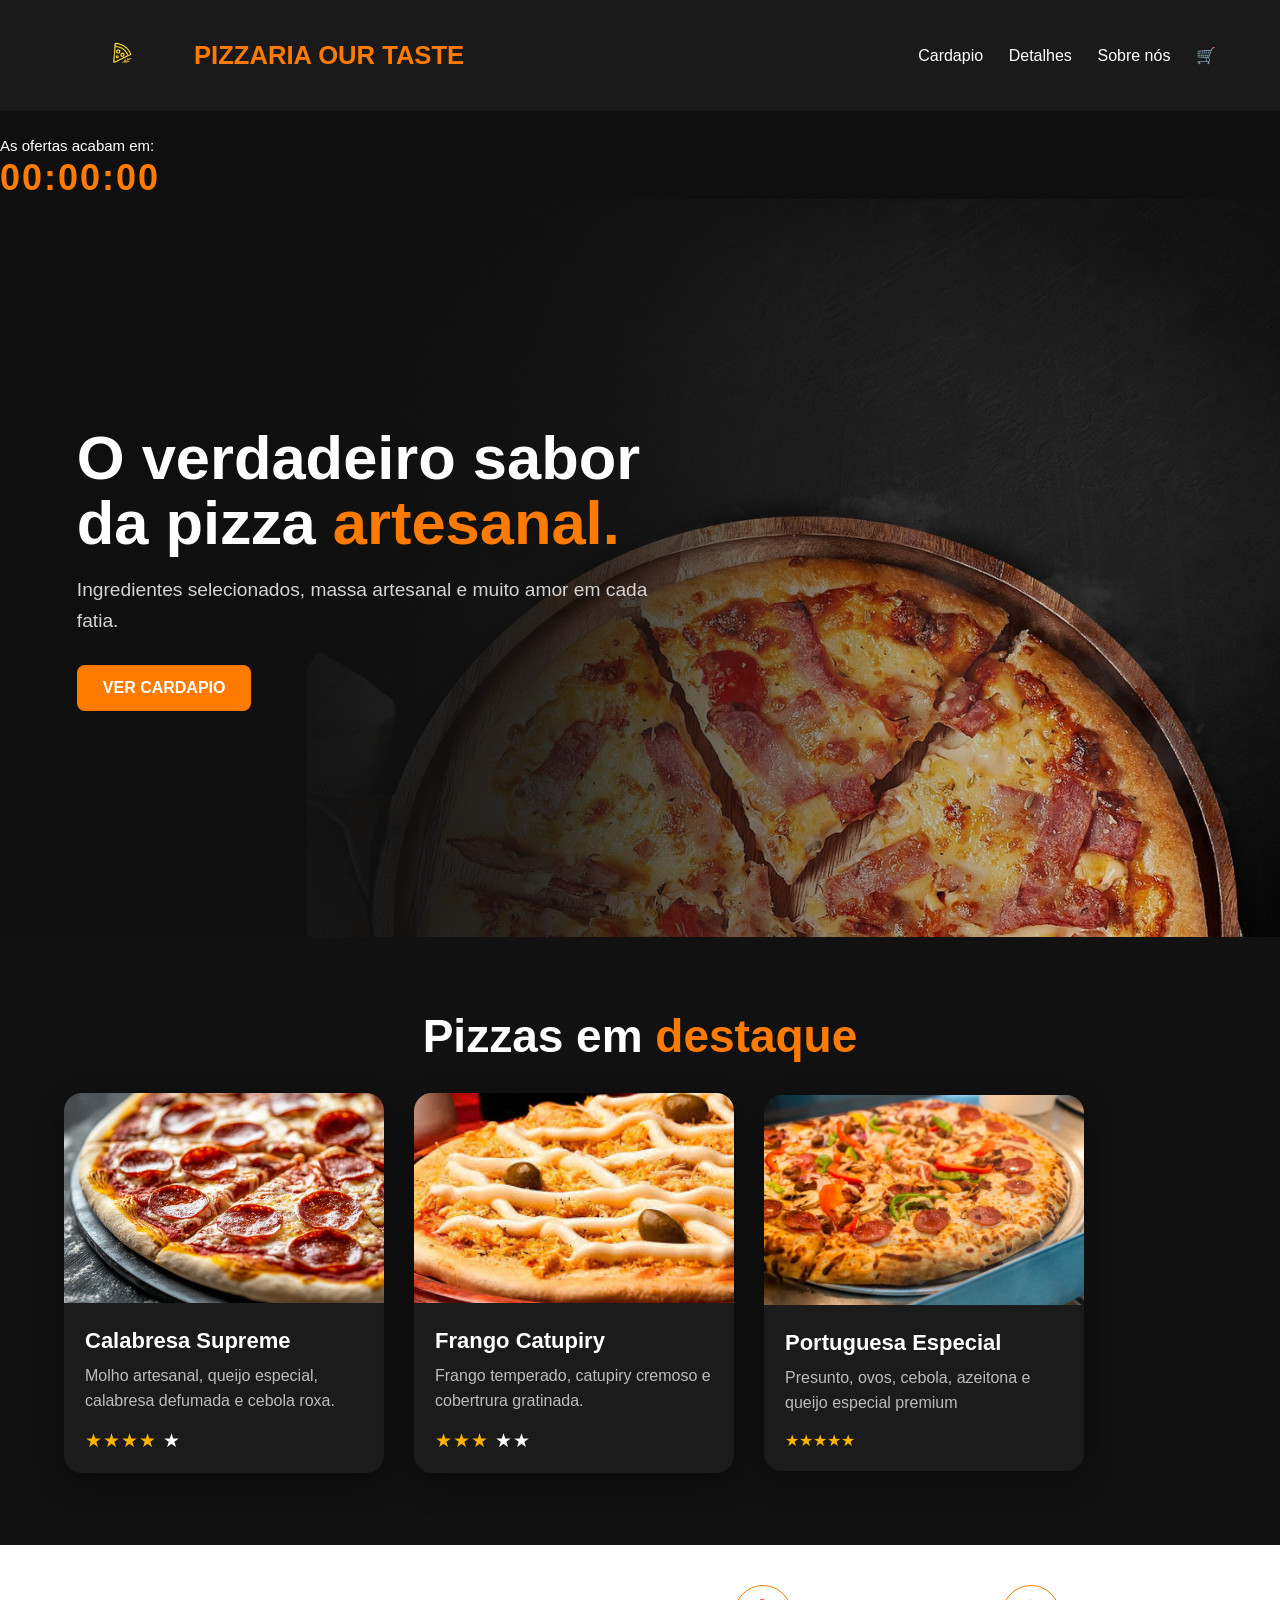
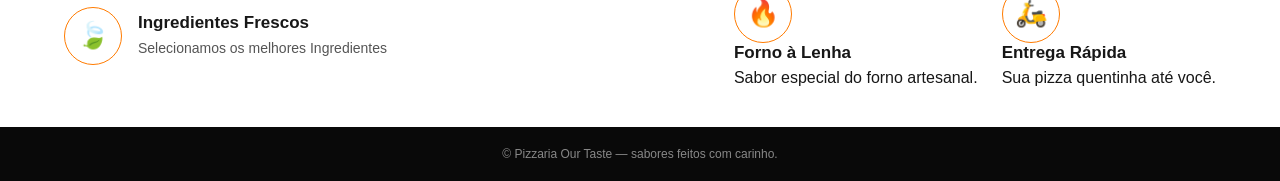
<file: index.html>
<!DOCTYPE html>
<html lang="pt-br">

<head>
  <meta charset="UTF-8">
  <meta name="viewport" content="width=device-width, initial-scale=1.0">
  <title>Pizzaria our taste</title>
  <link rel="stylesheet" href="style.css">
</head>

<body>
  <header class="top">
    <div class="logo">
      <a href="index.html"><img src="./Imagens/logo3.png" alt=""></a>
      <h1>PIZZARIA OUR TASTE</h1>
    </div>
    <nav aria-label="Navegacao-principal">
      <ul>
          <li class="menu-item"><a href="cardapio.html">Cardapio</a></li>
        <li class="menu-item"><a href="detalhes.html">Detalhes</a></li>
        <li class="menu-item"><a href="sobre-nos.html">Sobre nós</a></li>
        <li> <a href="carrinho.html" class="link-carrinho"> <span class="cart-count">0</span></a></li>
      </ul>
    </nav>
  </header>
  <main>
    <div class="oferta-contador">
      <p>As ofertas acabam em:</p>
      <strong id="contador-ofertas">00:00:00</strong>
    </div>
    <section class="hero">

      <img src="./Imagens/pizza-5163800_1280.jpg" alt="Pizza">

      <div class="overlay"></div>

      <div class="conteudo">
        <h2>O verdadeiro sabor da pizza
          <span>artesanal.</span>
        </h2>
        <p>Ingredientes selecionados, massa artesanal e muito amor em cada fatia.</p>

        <a href="cardapio.html" class="botao">
          VER CARDAPIO
        </a>
      </div>

    </section>
    <section class="destaques">
      <h2 class="titulo">
        Pizzas em <span>destaque</span>
      </h2>
      <div class="cards-cards-destaque">
        <a href="cardapio.html" class="pizza-card">
          <img src="./Imagens/pepperoni-pizza-closeup.jpg" alt="Pizza Calabresa Supreme" loading="lazy">
          <div class="pizza-info">
            <h3>Calabresa Supreme</h3>
            <p>Molho artesanal, queijo especial, calabresa defumada e cebola roxa.</p>
            <div class="estrelas">
              <span class="estrelas-cheias">★★★★</span>
              <span class="estrelas-vazias">★</span>
            </div>
          </div>
        </a>
        <a href="cardapio.html" class="pizza-card">
          <img src="./Imagens/frango catupiry.jpg" alt="Pizza Frango Catupiry" loading="lazy">
          <div class="pizza-info">
            <h3>Frango Catupiry</h3>
          <p>Frango temperado, catupiry cremoso e cobertrura gratinada.</p>
          <div class="estrelas">
            <span class="estrelas-cheias">★★★</span>
             <span class="estrelas-vazias">★★</span></div>
        </div>
        </a>
        <a href="cardapio.html" class="pizza-card">
          <img src="./Imagens/Pizza-Portuguesa.jpg" alt="Pizza Portuguesa Especial" loading="lazy">
          <div class="pizza-info">
            <h3>Portuguesa Especial</h3>
            <p>Presunto, ovos, cebola, azeitona e queijo especial premium</p>
            <span class="estrelas-cheias">★★★★★</span>
          </div>
        </a>
      </div>

    </section>
  
    <section class="beneficios">

      <div class="beneficio">
        <div class="icone">🍃</div>

        <div>
          <h3>Ingredientes Frescos</h3>
          <p>Selecionamos os melhores Ingredientes</p>
        </div>
      </div>
      <div class="benficio">
        <div class="icone">🔥</div>

        <div>
          <h3>Forno à Lenha</h3>
          <p>Sabor especial do forno artesanal.</p>
        </div>
      </div>
      <div class="benficio">
        <div class="icone">🛵</div>

        <div>
          <h3>Entrega Rápida</h3>
          <p>Sua pizza quentinha até você.</p>
        </div>
    </section>
    <footer class="rodape"><p>© Pizzaria Our Taste — sabores feitos com carinho.</p></footer>
  </main>
  <script src="index.js"></script>
  <script src="catalago.js"></script>
</body>
</html>
</file>
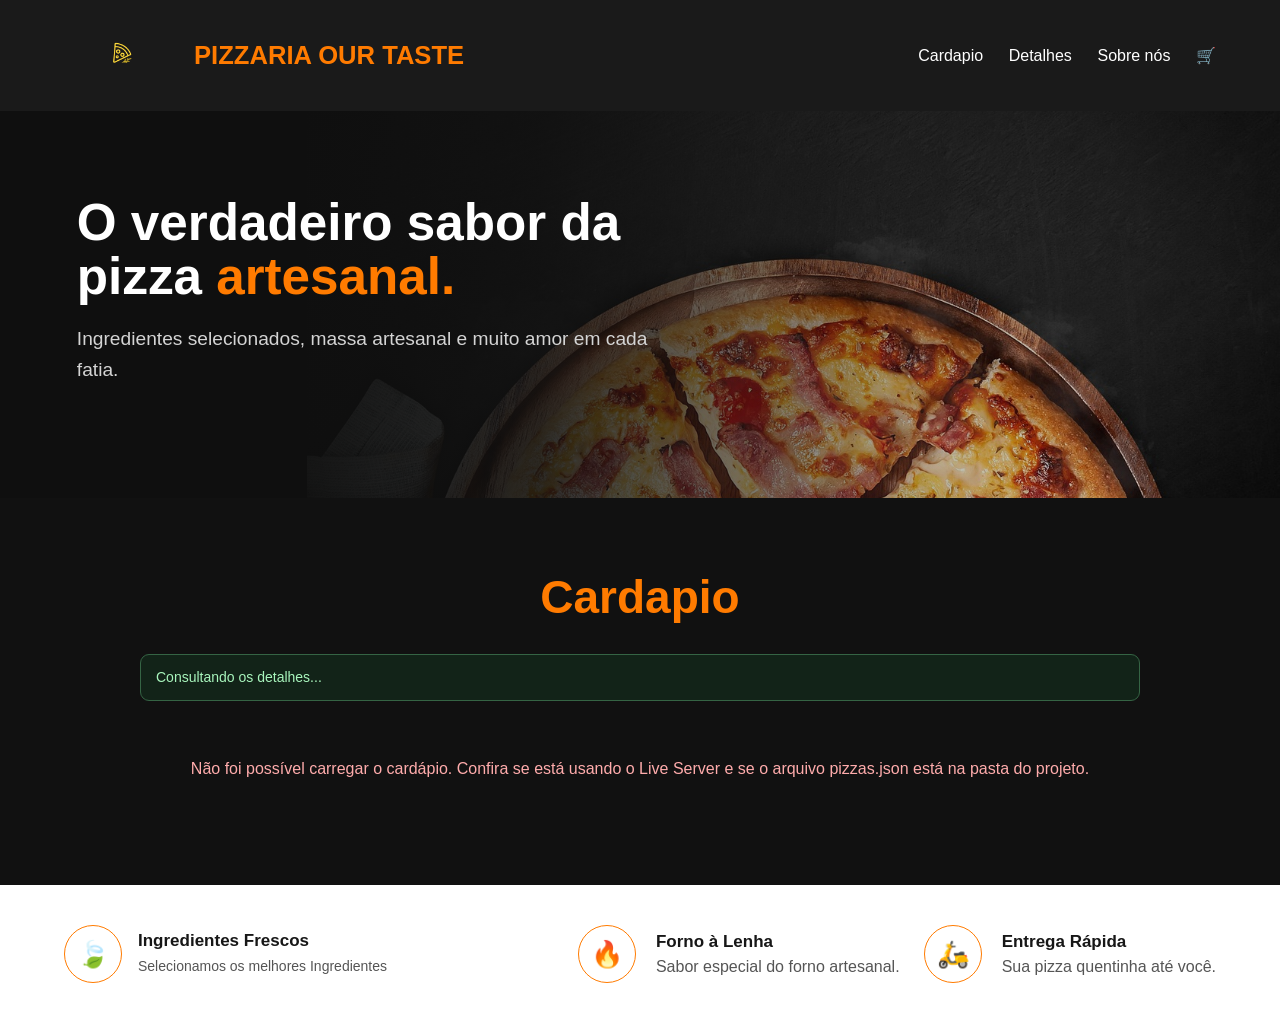
<file: cardapio.html>
<!DOCTYPE html>
<html lang="pt-br">

<head>
  <meta charset="UTF-8">
  <meta name="viewport" content="width=device-width, initial-scale=1.0">
  <title>Cardapio</title>
  <link rel="stylesheet" href="style.css">
</head>

<body>
  <header class="top">
    <div class="logo">
      <a href="index.html"><img src="./Imagens/logo3.png" alt=""></a>
      <h1>PIZZARIA OUR TASTE</h1>
    </div>
    <nav aria-label="Navegacao-principal">
      <ul>
        <li class="menu-item"><a href="cardapio.html">Cardapio</a></li>
        <li class="menu-item"><a href="detalhes.html">Detalhes</a></li>
        <li class="menu-item"><a href="sobre-nos.html">Sobre nós</a></li>
        <li> <a href="carrinho.html" class="link-carrinho"> <span class="cart-count">0</span></a></li>
      </ul>
    </nav>
  </header>
  <main>
    <section class="hero hero-compacto">

      <img src="./Imagens/pizza-5163800_1280.jpg" alt="Pizza artesanal">

      <div class="overlay"></div>

      <div class="conteudo">
        <h2>O verdadeiro sabor da pizza
          <span>artesanal.</span>
        </h2>
        <p>Ingredientes selecionados, massa artesanal e muito amor em cada fatia.</p>

      </div>

    </section>
    <section class="destaques">
      <h2 class="titulo">
        <span>Cardapio</span>
      </h2>
      <p id="aviso-cardapio" class="aviso-api" role="status">Consultando os detalhes...</p>
      <div id="lista-pizzas" class="cards" aria-live="polite">
        <p class="estado-carregamento">Carregando detalhes das pizzas...</p>
      </div>
    </section>

    <section class="beneficios">

      <div class="beneficio">
        <div class="icone">🍃</div>

        <div>
          <h3>Ingredientes Frescos</h3>
          <p>Selecionamos os melhores Ingredientes</p>
        </div>
      </div>
      <div class="card">
        <div class="icone">🔥</div>

        <div>
          <h3>Forno à Lenha</h3>
          <p>Sabor especial do forno artesanal.</p>
        </div>
      </div>
      <div class="card">
        <div class="icone">🛵</div>

        <div>
          <h3>Entrega Rápida</h3>
          <p>Sua pizza quentinha até você.</p>
        </div>
      </div>
    </section>
  </main>
  <script src="catalago.js"></script>
  <script src="cardapio.js"></script>
</body>

</html>
</file>
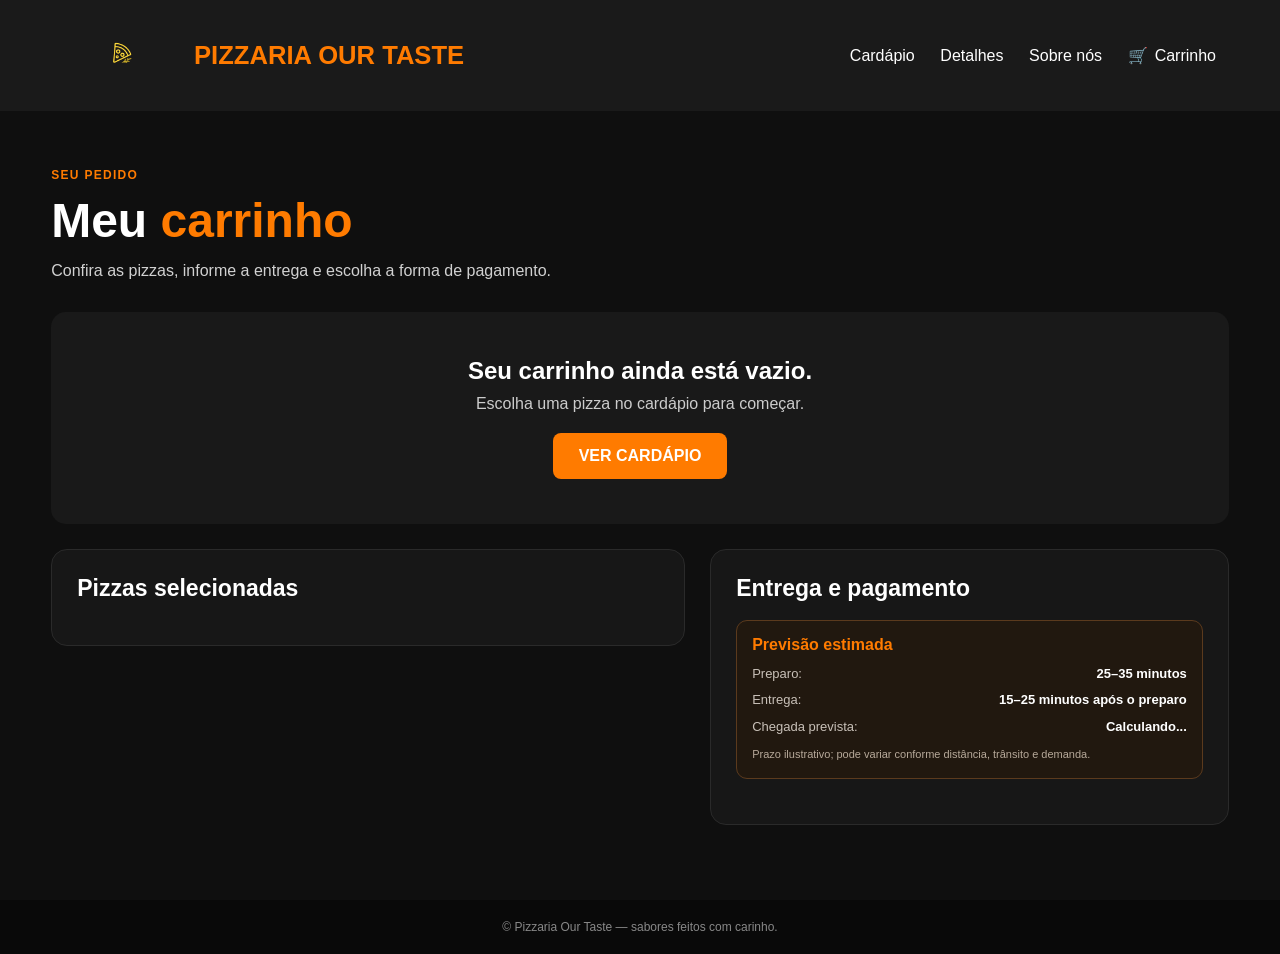
<file: carrinho.html>
<!DOCTYPE html>
<html lang="pt-br">
<head>
    <meta charset="UTF-8">
    <meta name="viewport" content="width=device-width, initial-scale=1.0">
    <title>Carrinho</title>
    <link rel="stylesheet" href="style.css">
</head>
<body>
   <header class="top">
    <div class="logo"> <a href="index.html"><img src="./Imagens/logo3.png" alt="logo da pizzaria Our Taste"></a><h1>PIZZARIA OUR TASTE</h1></div>
  <nav aria-label="Navegação principal">
    <ul>
        <li><a href="cardapio.html">Cardápio</a></li>
        <li><a href="detalhes.html">Detalhes</a></li>
        <li><a href="sobre-nos.html">Sobre nós</a></li>
        <li><a class="link-carrinho" href="carrinho.html">Carrinho <span class="cart-count" hidden>0</span></a>
        </li></ul></nav>
  </header>
  <main class="pagina-carrinho">
    <section class="cabecalho-carrinho">
        <span class="categoria">SEU PEDIDO</span>
        <h2>Meu <span>carrinho</span></h2>
        <p>Confira as pizzas, informe a entrega e escolha a forma de pagamento.</p>
    </section>
    <div id="carrinho-vazio" class="carrinho-vazio" hidden>
        <h3>Seu carrinho ainda está vazio.</h3>
        <p>Escolha uma pizza no cardápio para começar.</p>
        <a class="botao" href="cardapio.html">VER CARDÁPIO</a></div>
    <div class="layout-carrinho">
      <section class="painel-carrinho">
        <div class="linha-titulo">
            <h2>Pizzas selecionadas</h2>
            <button type="button" id="limpar-carrinho" class="botao-secundario" hidden>Limpar carrinho</button>
        </div>

        <div id="itens-carrinho"></div>

        <section id="resumo-carrinho" class="resumo-carrinho" hidden>
            <h2>Resumo do pedido</h2>
            <div class="linha-resumo">
                <span>Subtotal</span>
                <strong id="subtotal">R$ 0,00</strong>
            </div>
            <div class="linha-resumo">
                <span>Taxa de entrega (demonstrativa)</span>
                <strong id="taxa-entrega">R$ 5,00</strong>
            </div>
            <div class="linha-resumo linha-total"><span>Total</span>
                <strong id="total">R$ 0,00</strong></div></section>
      </section>
      <section class="painel-entrega">
        <h2>Entrega e pagamento</h2>
        <div class="previsao-card">
            <h3>Previsão estimada</h3>
            <p><span>Preparo:</span> <strong id="prazo-preparo">25–35 minutos</strong>
            </p>
            <p><span>Entrega:</span> <strong id="prazo-entrega">15–25 minutos após o preparo</strong>
            </p>
            <p><span>Chegada prevista:</span> <strong id="previsao-chegada">Calculando...</strong>
            </p>
            <small>Prazo ilustrativo; pode variar conforme distância, trânsito e demanda.</small>
        </div>
        <form id="form-finalizar" class="form-entrega" hidden>
          <label>Nome completo<input name="cliente" type="text" autocomplete="name" required placeholder="Seu nome">
        </label>
          <label>Telefone<input name="telefone" type="tel" autocomplete="tel" required placeholder="(00) 00000-0000">
        </label>
          <label>Rua e endereço<input name="endereco" type="text" autocomplete="street-address" required placeholder="Rua, avenida ou estrada">
        </label>
          <div class="duas-colunas">
            <label>Número<input name="numero" type="text" required placeholder="Nº"></label>
            <label>CEP<input name="cep" type="text" autocomplete="postal-code" placeholder="00000-000">
            </label>
        </div>
          <label>Bairro<input name="bairro" type="text" required placeholder="Seu bairro">
        </label>
          <label>Cidade<input name="cidade" type="text" required placeholder="Sua cidade">
        </label>
          <label>Complemento (opcional)<input name="complemento" type="text" placeholder="Casa, referência etc.">
        </label>
          <label>Forma de pagamento<select id="pagamento" name="pagamento" required>
            <option value="" disabled selected>Selecione uma opção</option>
            <option value="pix">Pix na confirmação</option>
            <option value="cartao">Cartão na entrega</option>
            <option value="dinheiro">Dinheiro na entrega</option>
        </select>
    </label>
          <div id="troco-grupo" hidden>
            <label>Troco para quanto? (opcional)<input name="troco" type="number" min="0" step="0.01" placeholder="Ex.: 100,00">
            </label>
        </div>
          <button class="botao botao-finalizar" type="submit">SIMULAR PEDIDO</button>
          <p class="aviso-privacidade">Demonstração escolar: os dados ficam somente neste navegador e não são enviados à pizzaria.</p>
        </form>
        <div id="status-pedido" class="status-pedido" role="status" hidden></div>
      </section>
    </div>
  </main>
  <footer class="rodape"><p>© Pizzaria Our Taste — sabores feitos com carinho.</p></footer>
    <script src="catalago.js"></script>
    <script src="carrinho.js"></script>
</body>
</html>
</file>
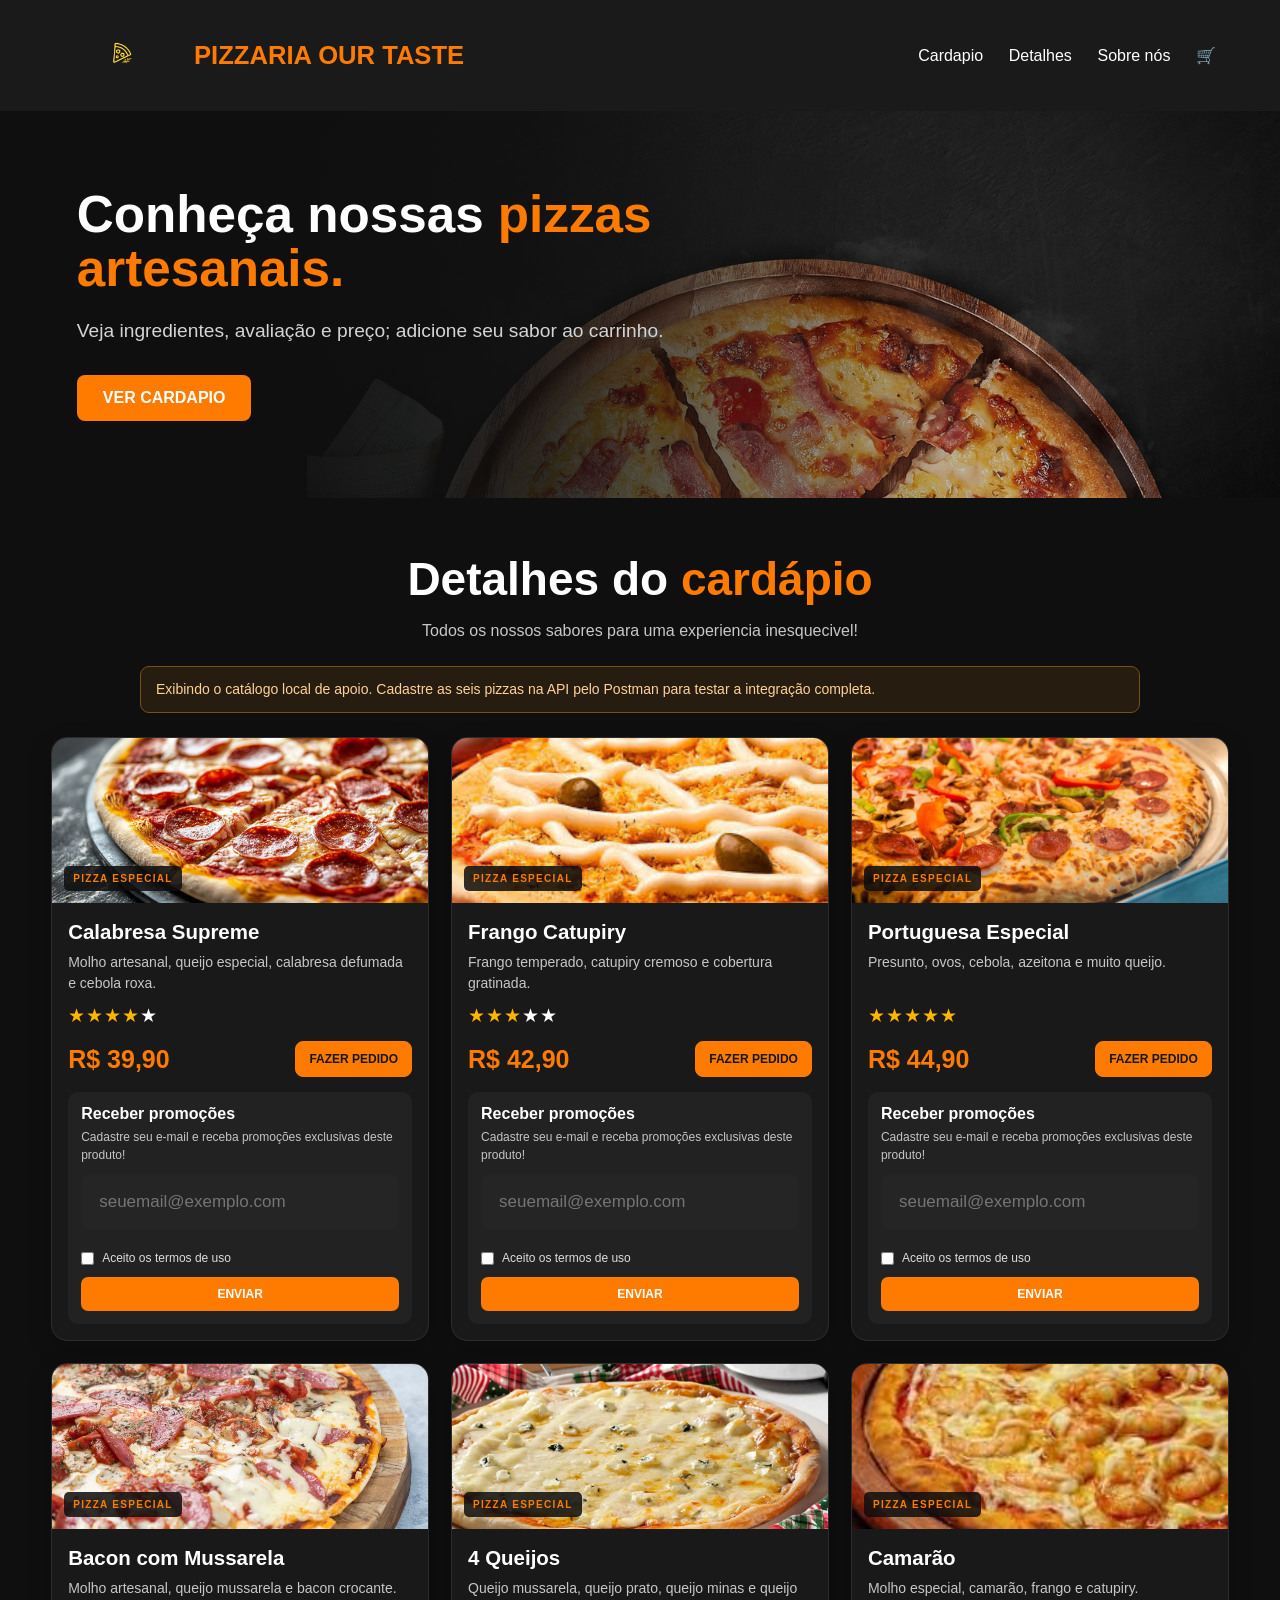
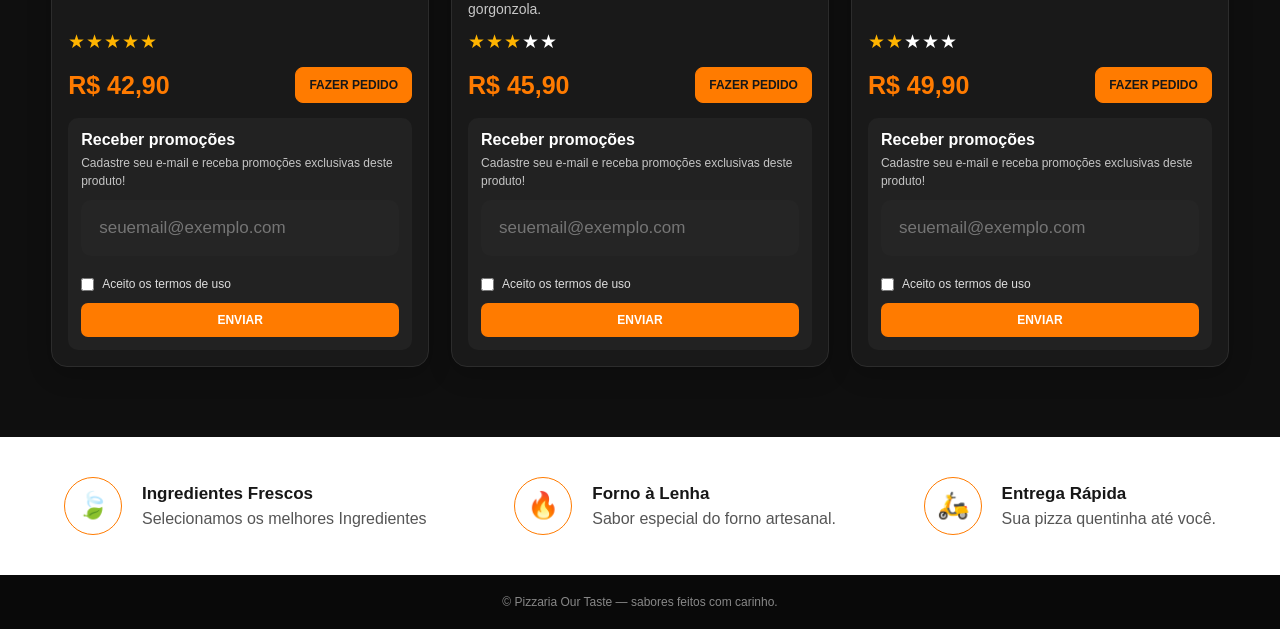
<file: detalhes.html>
<!DOCTYPE html>
<html lang="pt-br">

<head>
  <meta charset="UTF-8">
  <meta name="viewport" content="width=device-width, initial-scale=1.0">
  <title>Detalhes das pizzas | Pizzaria Our Taste</title>
  <link rel="stylesheet" href="style.css">
</head>

<body>
  <header class="top">
    <div class="logo">
      <a href="index.html"><img src="./Imagens/logo3.png" alt=""></a>
      <h1>PIZZARIA OUR TASTE</h1>
    </div>
    <nav>
      <ul>
        <li class="menu-item"><a href="cardapio.html">Cardapio</a></li>
        <li class="menu-item"><a href="detalhes.html">Detalhes</a></li>
        <li class="menu-item"><a href="sobre-nos.html">Sobre nós</a></li>
        <li> <a href="carrinho.html" class="link-carrinho"> <span class="cart-count">0</span></a></li>
      </ul>
    </nav>
  </header>
  <main>
    <section class="hero hero-compacto">

      <img src="./Imagens/pizza-5163800_1280.jpg" alt="Pizza artesanal">

      <div class="overlay"></div>

      <div class="conteudo">
        <h2>Conheça nossas
          <span>pizzas artesanais.</span>
        </h2>
        <p>Veja ingredientes, avaliação e preço; adicione seu sabor ao carrinho.</p>

        <a href="./cardapio.html" class="botao">
          VER CARDAPIO
        </a>
      </div>

    </section>
    <section class="detalhes-listagem">
<div class="cabecalho-secao">
  <h2 class="titulo">Detalhes do <span>cardápio</span></h2>
  <p>Todos os nossos sabores para uma experiencia inesquecivel!</p>
</div>
<p id="aviso-detalhes" class="aviso-api" role="status">Consultando os sabores...</p>
<div class="detalhe-grid" id="lista-detalhes" aria-live="polite">
  <p class="estado-carregamento">Carregando detalhes das pizzas...</p></div>
    </section>
    <section class="beneficios">

      <div class="card">
        <div class="icone">🍃</div>

        <div>
          <h3>Ingredientes Frescos</h3>
          <p>Selecionamos os melhores Ingredientes</p>
        </div>
      </div>
      <div class="card">
        <div class="icone">🔥</div>

        <div>
          <h3>Forno à Lenha</h3>
          <p>Sabor especial do forno artesanal.</p>
        </div>
      </div>
      <div class="card">
        <div class="icone">🛵</div>

        <div>
          <h3>Entrega Rápida</h3>
          <p>Sua pizza quentinha até você.</p>
        </div>
    </section>
  </main>
  <footer class="rodape"><p>© Pizzaria Our Taste — sabores feitos com carinho.</p></footer>
  <script src="catalago.js"></script>
  <script src="detalhes.js"></script>
</body>
</html>
</file>
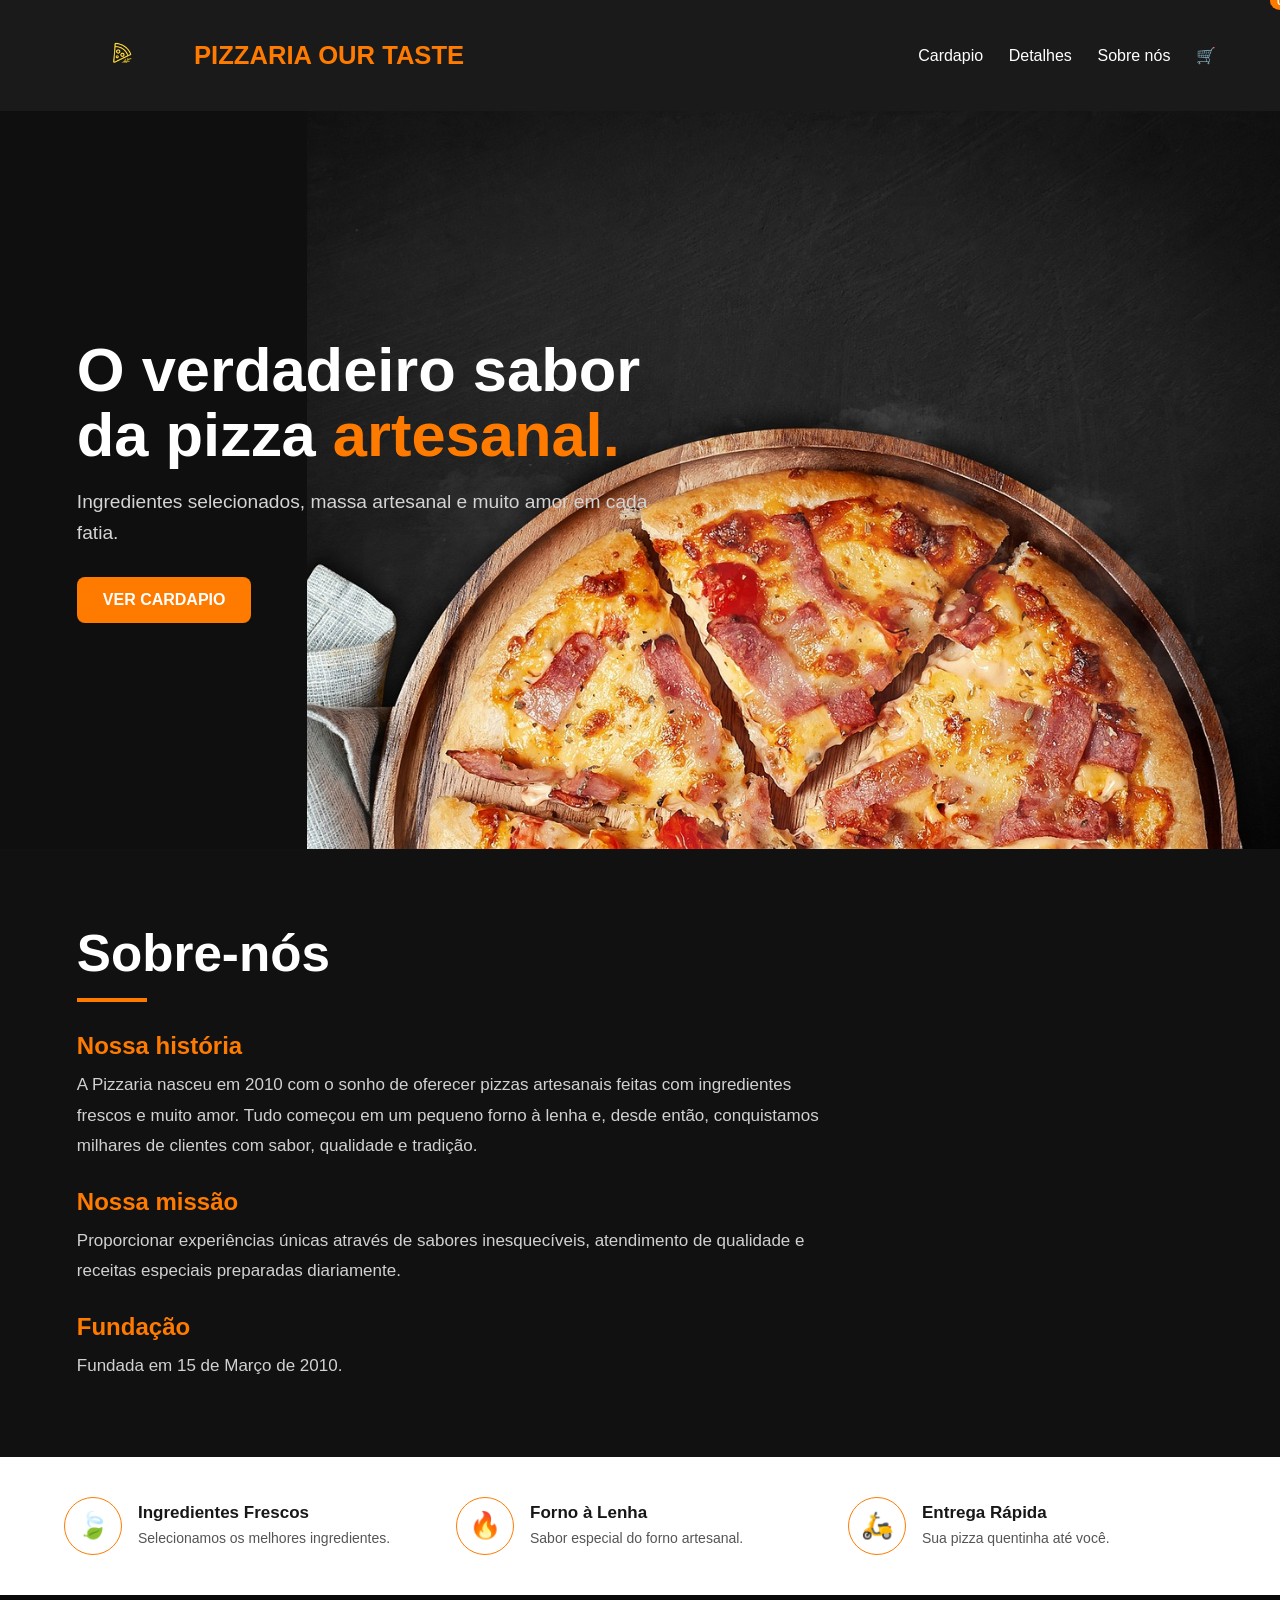
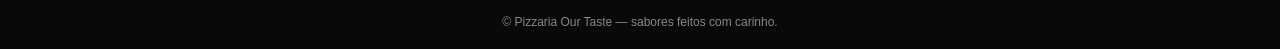
<file: sobre-nos.html>
<!DOCTYPE html>
<html lang="pt-br">
<head>
    <meta charset="UTF-8">
    <meta name="viewport" content="width=device-width, initial-scale=1.0">
    <title>Sobre-nós</title>
    <link rel="stylesheet" href="style.css">
</head>
<body>
  <header class="top">
    <div class="logo">
      <a href="index.html"><img src="./Imagens/logo3.png" alt=""></a>
      <h1>PIZZARIA OUR TASTE</h1>
    </div>
    <nav>
      <ul>
          <li class="menu-item"><a href="cardapio.html">Cardapio</a></li>
        <li class="menu-item"><a href="detalhes.html">Detalhes</a></li>
        <li class="menu-item"><a href="sobre-nos.html">Sobre nós</a></li>
        <li> <a href="carrinho.html" class="link-carrinho"> <span class="cart-count">0</span></a></li>
      </ul>
    </nav>
  </header>
  <main>
    <section class="hero">

      <img src="./Imagens/pizza-5163800_1280.jpg" alt="Pizza">

      <div class="orverlay"></div>

      <div class="conteudo">
        <h2>O verdadeiro sabor da pizza
          <span>artesanal.</span>
        </h2>
        <p>Ingredientes selecionados, massa artesanal e muito amor em cada fatia.</p>

        <a href="" class="botao">
          VER CARDAPIO
        </a>
      </div>

    </section>
    <section class="sobre">
      <div class="sobre-texto">
      <h2>
       Sobre-nós
      </h2>
      <div class="texto"></div>
        <h3>Nossa história</h3>

        <p>A Pizzaria nasceu em 2010 com o sonho de oferecer
            pizzas artesanais feitas com ingredientes frescos e
            muito amor. Tudo começou em um pequeno forno à
            lenha e, desde então, conquistamos milhares de
            clientes com sabor, qualidade e tradição.</p>
            
            <h3>Nossa missão</h3>

            <p>
              Proporcionar experiências únicas através de sabores
            inesquecíveis, atendimento de qualidade e receitas
            especiais preparadas diariamente.
            </p>

            <h3>Fundação</h3>

            <p>
              Fundada em 15 de Março de 2010.
            </p>
      </div>
    </div>
    </section>

  
    <section class="beneficios">
        <div class="beneficio">
        <div class="icone">🍃</div>
        <div>
          <h3>Ingredientes Frescos</h3>
          <p>Selecionamos os melhores ingredientes.</p>
        </div>
      </div>
      <div class="beneficio">
        <div class="icone">🔥</div>
        <div>
          <h3>Forno à Lenha</h3>
          <p>Sabor especial do forno artesanal.</p>
        </div>
      </div>
      <div class="beneficio">
        <div class="icone">🛵</div>
        <div>
          <h3>Entrega Rápida</h3>
          <p>Sua pizza quentinha até você.</p>
        </div>
      </div>
    </section>
  </main>
  <footer class="rodape">
    <p>© Pizzaria Our Taste — sabores feitos com carinho.</p>
  </footer>
</body>
</html>
</file>
<file: style.css>
:root{
    --fundo: #0f0f0f;
    --painel: #1b1b1b;
    --painel-claro: #222;
    --laranja: #ff7b00;
    --laranja-hover: #ff9500;
    --texto: #fff;
    --texto-suave: #c7c7c7;
    --verde: #6cff92;
}

*{
    margin: 0;
    padding: 0;
    box-sizing: border-box;
    font-family: Arial, Helvetica, sans-serif;
}

html{
    scroll-behavior: smooth;
}

body{
    background-color: #0f0f0f; 
    color: white;
}

a{
    color: inherit;
}

button, input, select{
    font: inherit;;
}

button, a, select{
    -webkit-tap-highlight-color: transparent;
}

.top{
    width: 100%;
    padding: 18px clamp(18px, 5vw, 80px);

    display: flex;
    justify-content: space-between;
    align-items: center;
    gap: 26px;

    background: #1a1a1a;

    position: relative;
    z-index: 5;
}

.logo{
    display: flex;
    align-items: center;
    gap: 15px;
    min-width: 0;
}

.logo a{
    display: flex;
    flex: 0 0 auto;
}


.logo img{
    width: clamp(65px, 9vw, 115px);
    max-height: 75px;
    object-fit: contain;
}

.logo h1{
    color: #ff7b00;
    font-size: clamp(18px, 2vw, 30px);
    line-height: 1.1;
}

nav ul{
    display: flex;
    flex-wrap: warp;
    align-items: center;
    justify-content: flex-end;
    gap: clamp(12px, 2vw, 30px);
    list-style: none;
}

nav a{
    text-decoration: none;
    color: #fff;
    font-size: 16px;
    transition: color .25s;
}

nav a:hover, nav a:focus-visible{
    color: #ff7b00;

}

.link-carrinho{
    display: inline-flex;
    align-items: center;
    gap: 7px;
}

.cart-count{
    min-width: 20px;
    height: 20px;
    
    border-radius: 50%;
    
    background: #ff7b00;
    color: #171717;
    
    display: inline-flex;
    align-items: center;
    justify-content: center;
    
    font-size: 12px;
    font-weight: 700;
    
    padding: 0 5px;
}
.link-carrinho::before{
    content: "🛒";
}

.cart-count{
    position: absolute;
    top: -8px;
    right: -10px;

    background: #ff7b00;
    color: white;

    font-size: 11px;
    font-weight: bold;

    width: 18px;
    height: 18px;

    border-radius: 50%;

    display: flex;
    justify-content: center;
    align-items: center;
}

.card-count[hidden]{
    display: none;
}

.hero{
    width: 100%;
    min-height: 600px;
    height: 82vh;
    max-height: 850px;

    position: relative;
    overflow: hidden;
    
    display: flex;
    align-items: center;
}

.hero img{
    position: absolute;
    inset: 0 0 0 auto;

    width: 76%;
    height: 100%;

    object-fit: cover;
}

.overlay{
    position: absolute;
    inset: 0;
    
    background:linear-gradient(
        to right,
        #0f0f0f 18%,
        rgba(15,15,15,.88) 42%,
        rgba(15,15,15,.3) 72%,
        transparent 100%
    );

    z-index: 1;

}

.conteudo{
    position: relative;
    z-index: 2;
    
    max-width: 590px;
    width: 50%;
    margin-left: clamp(22px, 6vw, 90px);
}

.conteudo h2{
    font-size: clamp(37px, 4.8vw, 65px);
    line-height: 1.06;
    margin-bottom: 20px;
}

.conteudo h2 span, .conteudo span, .titulo span, .cabecalho-carrinho h2 span{
    color: #ff7b00;
}

.conteudo p{
    font-size: clamp(16px, 1.5vw, 20px);
    color: #d4d4d4;
    line-height: 1.6;
    margin-bottom: 28px;
}

.botao{
    display: inline-block;
    align-items: center;
    justify-content: center;
    
    padding: 14px 26px;

    background: #ff7b00;
    color: white;

    text-decoration: none;
    border: 0;
    border-radius: 8px;

    font-weight: 700;
    
    transition: background .25, transform .25;
    
    cursor: pointer;
}

.botao:hover{
    background: #ff9500;
    transform: translateY(-1px);
}

.hero-compacto{
    min-height: 330px;
    height: 43vh;
    max-height: 470px;
}

.hero-compacto .conteudo{
    max-height: 670px;
}

.hero-compacto .conteudo h2{
    font-size: clamp(34px, 4vw, 52px)
}

.oferta-contador{
    margin-top: 26px;
}

.oferta-contador p{
    font-size: 15px;
    margin-bottom: 3px;
}

.oferta-contador strong{
    color: #ff7b00;
    font-size: clamp(25px, 3vw, 36px);
    letter-spacing: 2px;
    font-variant-numeric: tabular-nums;
}

.beneficios{
    background: white;
    color: black;

    padding: 50px 80px;

    display: flex;
    justify-content: space-between;
}

.card{
   display: flex;
   align-items: center;
   gap: 20px; 
}

.cards-cards-destaque{
    display: flex;
    justify-content: ceneter;
    align-items: center;
    gap: 30px;
    flex-wrap: wrap;
}

.cards-cards-destaque .pizza-card{
    text-decoration: none;
}

.icone{
    flex: 0 0 58px;
    width: 58px;
    height: 58px;
 
    border: 1px solid #ff7b00;
    border-radius: 50%;
 
    display: flex;
    justify-content: center;
    align-items: center;
 
    font-size: 26px;
}

.card h3{
    margin-bottom: 8px;
}

.card p{
    color: #555;
}

.destaques{
    padding: 72px clamp(18px, 5vw, 80px);
    background: #111;
}

.beneficio{
    display: flex;
    flex: 1 1 210px;
    align-items: center;
    gap: 16px;
}

.beneficios{
    background: #fff;
    color: #171717;
 
    padding: 40px clamp(18px, 5vw, 80px);
 
    display: flex;
    align-items: center;
    justify-content: space-between;
    gap: 24px;
    flex-wrap: wrap;
}

.beneficios h3{
    font-size: 17px;
    margin-bottom: 6px;
}

.beneficio p{
    color: #555;
    line-height: 1.4;
    font-size: 14px;
}

.titulo{
    text-align: center;
    font-size: clamp(30px, 4vw, 46px);
    margin-bottom: 30px;
    color: white;
}

.titulo span{
    color: #ff7b00;
}

.cards{
    display: flex;
    justify-content: center;
    align-items: stretch;
    gap: 26px;
    flex-wrap: wrap;
}


.pizza-card{
    flex: 0 1 320px;
    min-width: 0;
    display: block;
    color: #fff;
    background: #1b1b1b;
    border-radius: 18px;
    overflow: hidden;
    transition: transform .25s, box-shadow .25s;
    box-shadow: 0 10px 30px rgba(0,0,0,0.4);
    cursor: pointer;
}

.pizza-card:hover, .pizza-card:focus-visible{
     transform: translateY(-6px);
     box-shadow: 0 16px 35px rgba(255,123,0,.18);
     outline: none;
}

.pizza-card img{
    width: 100%;
    height: 210px;

    object-fit: cover;
    background: #252525;
    transition: 0.4s;
}

.pizza-card:hover img{
    transform: scale(1.08);
}

.pizza-info{
    padding: 21px;
}

.pizza-info h3{
    font-size: 22px;
    margin-bottom: 10px;
    color: white;
}

.pizza-info p{
    color: #bdbdbd;
    line-height: 1.55;
    margin-bottom: 15px;
}

.estrelas{
    font-size: 19px;
    letter-spacing: 1px;
    white-space: nowrap;
}

.estrelas-vazias{
    color: #ffffff;
   
}

.estrelas-cheias{
    color: #ffb400;
}

.cards-api{
    align-items: stretch;
}

.cards-api .pizza-card{
    flex-basis: 300px;
}

.cards-api .pizza-info{
    display: flex;
    flex-direction: column;
    min-height: 190px;
}

.aviso-api{
    max-width: 1000px;
    margin: 0 auto 24px;
    padding: 12px 15px;
 
    border: 1px solid #356444;
    border-radius: 9px;
 
    color: #a8f5bc;
    background: #122318;
 
    font-size: 14px;
    line-height: 1.5;
}
 
.aviso-api.aviso-local{
    border-color: #77501f;
    background: #271c10;
    color: #ffd19a;
}
 
.estado-carregamento, .estado-erro{
    width: 100%;
    text-align: center;
    padding: 35px 18px;
    color: #ddd;
}
 
.estado-erro{
    color: #ffacac;
}

.cardapio-rodape{
    display: flex;
    justify-content: space-between;
    align-items: center;
    gap: 12px;
 
    margin-top: auto;
    padding-top: 16px;
 
    color: #ff7b00;
}
 
.cardapio-rodape strong{
    font-size: 21px;
}
 
.cardapio-rodape span{
    font-size: 13px;
    font-weight: 700;
}

.sobre{
   width: 100%;
    padding: 75px clamp(18px, 6vw, 90px);
 
    background: #111;
    color: white;
}

.sobre-texto{
    max-width: 760px;
}

.sobre h2{
    font-size: clamp(36px, 4vw, 52px);
    margin-bottom: 15px;
}

.texto{
     width: 70px;
    height: 4px;
 
    background: #ff7b00;
 
    margin-bottom: 30px;
}

.sobre h3{
    color: #ff7b00;
    font-size: 24px;
    margin-top: 26px;
    margin-bottom: 10px;
}

.sobre p{
    color: #d1d1d1;
    line-height: 1.8;
    font-size: 17px;
}

.detalhes{
    width: 100%;
    min-height: 100vh;

    background: #0f0f0f;
    color: white;

    padding: 100px 80px;

    display: flex;
    align-items: center;
    justify-content: center;
    gap: 80px;
}


.detalhes-listagem{
    padding: 54px clamp(16px, 4vw, 60px) 70px;
}
 
.cabecalho-secao{
    text-align: center;
    margin: 0 auto 22px;
    max-width: 800px;
}
 
.cabecalho-secao .titulo{
    margin-bottom: 12px;
}
 
.cabecalho-secao p{
    line-height: 1.6;
    color: var(--texto-suave);
}
 
.detalhe-grid{
    display: grid;
    grid-template-columns: repeat(3, minmax(0, 1fr));
    gap: 22px;
 
    max-width: 1420px;
    margin: 0 auto;
 
    align-items: stretch;
}
 
.detalhe-card{
    background: #191919;
 
    border: 1px solid #2c2c2c;
    border-radius: 16px;
 
    overflow: hidden;
    min-width: 0;
 
    display: flex;
    flex-direction: column;
 
    box-shadow: 0 8px 24px rgba(0,0,0,.2);
 
    transition: border-color .25s, transform .25s;
}
 
.detalhe-card:hover{
    transform: translateY(-3px);
    border-color: #7d4b1f;
}
 
.detalhe-card.detalhe-selecionado{
    border-color: var(--laranja);
    box-shadow: 0 0 0 1px rgba(255,123,0,.15), 0 10px 28px rgba(0,0,0,.25);
}
 
.detalhe-imagem-wrap{
    height: 165px;
 
    position: relative;
    overflow: hidden;
 
    background: #262626;
}
 
.detalhe-imagem{
    width: 100%;
    height: 100%;
 
    display: block;
 
    object-fit: cover;
 
    transition: transform .3s;
}
 
.detalhe-card:hover .detalhe-imagem{
    transform: scale(1.04);
}

.pizza-camarao{
    width: 800px;
    height: 700px;
    overflow: hidden;
    border-radius: 25px;
}

.pizza-camarao img{
    width: 100%;
    height: 120%;
    transition: 0.5s;
}


.pizza-camarao:hover img{
    transform: scale(1.08);
}

.info-pizza{
    width: 100%;
    padding: 16px;
 
    display: flex;
    flex-direction: column;
    flex: 1;
}



.categoria{
     position: absolute;
    left: 12px;
    bottom: 12px;
 
    display: inline-block;
 
    background: rgba(15,15,15,.86);
    color: #ff7b00;
 
    font-size: 10px;
    font-weight: 800;
    letter-spacing: 1.3px;
 
    padding: 7px 9px;
    border-radius: 5px;
}

.info h2{
    font-size: 60px;
    margin: 20px 0;
}

.info{
    width: 500px;
}

.info-pizza h2{
    font-size: clamp(19px, 1.6vw, 23px);
    line-height: 1.25;
    margin: 0 0 8px;
}

.info-pizza  .estrelas{
    margin-bottom: 12px;
} 

.descricao{
    color: #c7c7c7;
    line-height: 1.5;
    font-size: 14px;
    margin-bottom: 10px;
    min-height: 42px;
 }

.preco{
    display: flex;
    justify-content: space-between;
    align-items: center;
    flex-wrap: wrap;
    gap: 10px;
    margin: 2px 0 15px;
}

.preco h3{
    color: #ff7b00;
    font-size: 25px;
    white-space: nowrap;
}

.pedido{
    padding: 15px 35px;
    border: none;
    border-radius: 10px;
    font-size: 18px;
    cursor: pointer;
    transition: 0.4s;
    animation: piscar 5s infinite;
}
@keyframes piscar {
    
    0%{
        background: #ff7b00;
        color: black;
    }

    50%{
        background: black;
        color: #ff7b00;
        border: 1px solid #ff7b00;
    }

    100%{
        background: #ff7b00;
        color: black;
    }
    
}

@media (max-width: 1050px){
 
    .top{
        align-items: flex-start;
        flex-direction: column;
        gap: 18px;
    }
 
    nav ul{
        justify-content: flex-start;
    }
 
    .detalhe-grid{
        grid-template-columns: repeat(2, minmax(0, 1fr));
    }
 
    .layout-carrinho{
        grid-template-columns: 1fr;
    }
 
    .conteudo{
        width: 62%;
    }
 
}
 
@media (max-width: 650px){
 
    .top{
        padding: 15px 18px;
    }
 
    .logo{
        gap: 10px;
    }
 
    .logo img{
        width: 56px;
        max-height: 52px;
    }
 
    .logo h1{
        font-size: 17px;
    }
 
    nav ul{
        gap: 12px 17px;
    }
 
    nav a{
        font-size: 14px;
    }
 
    .hero{
        min-height: 525px;
        height: auto;
    }
 
    .hero > img{
        width: 100%;
        opacity: .58;
    }
 
    .overlay{
        background: linear-gradient(
            to right,
            rgba(15,15,15,.94),
            rgba(15,15,15,.5)
        );
    }
 
    .conteudo{
        width: auto;
        max-width: 560px;
        margin: 0 22px;
        padding: 40px 0;
    }
 
    .hero-compacto{
        min-height: 300px;
        height: auto;
    }
 
    .destaques{
        padding-top: 48px;
        padding-bottom: 48px;
    }
 
    .pizza-card{
        flex-basis: min(100%, 370px);
    }
 
    .beneficios{
        align-items: flex-start;
        padding-top: 30px;
        padding-bottom: 30px;
    }
 
    .beneficio{
        flex-basis: 100%;
    }
 
    .detalhes-listagem{
        padding-top: 38px;
    }
 
    .detalhe-grid{
        grid-template-columns: 1fr;
        max-width: 430px;
    }
 
    .detalhe-imagem-wrap{
        height: 190px;
    }
 
    .info-pizza h2{
        font-size: 23px;
    }
 
    .item-carrinho{
        grid-template-columns: 72px minmax(0,1fr);
        gap: 11px;
    }
 
    .item-carrinho > img{
        width: 72px;
        height: 72px;
    }
 
    .quantidade-controle{
        grid-column: 2;
        justify-content: flex-start;
        max-width: none;
    }
 
    .remover-item{
        width: auto;
    }
 
    .linha-titulo{
        align-items: flex-start;
        flex-direction: column;
    }
 
    .previsao-card p{
        flex-direction: column;
        gap: 1px;
    }
 
    .previsao-card strong{
        text-align: left;
    }
 
}
.pedido:hover{
    background: transparent;
    color: #ff7b00;
}

.pedido{
    background: var(--laranja);
    color: #171717;
 
    padding: 10px 13px;
 
    border: 1px solid var(--laranja);
    border-radius: 8px;
 
    font-size: 12px;
    font-weight: 800;
 
    cursor: pointer;
 
    transition: background .25s, color .25s;
}

.promo{
   margin-top: auto;
 
    background: #222;
    padding: 13px;
    border-radius: 10px;
}

.promo h3{
    font-size: 16px;
    margin-bottom: 6px;
}

.promo p{
    color: #c5c5c5;
    font-size: 12px;
    line-height: 1.45;
    margin-bottom: 10px;
}

.campo-email input{
    width: 100%;
    padding: 10px 11px;
 
    border: 1px solid #3a3a3a;
    border-radius: 7px;
    outline: none;
 
    background: #151515;
    color: white;
 
    font-size: 13px;
    margin-bottom: 9px;
}

.campo-email input:focus{
    border-color: #ff7b00;
}

.promo input[type="email"]{
    width: 100%;
    padding: 18px;
    border: none;
    border-radius: 10px;
    background: #252525;
    color: white;
    font-size: 17px;
    margin-bottom: 20px;
}

.pagina-carrinho{
    max-width: 1300px;
    margin: 0 auto;
    padding: 54px clamp(16px, 4vw, 55px) 75px;
}
 
.cabecalho-carrinho{
    margin-bottom: 28px;
}
 
.cabecalho-carrinho .categoria{
    position: static;
    background: transparent;
    padding: 0;
    font-size: 12px;
}
 
.cabecalho-carrinho h2{
    font-size: clamp(34px, 4vw, 48px);
    margin: 10px 0;
}
 
.cabecalho-carrinho p{
    color: #d1d1d1;
    line-height: 1.6;
}
 
.layout-carrinho{
    display: grid;
    grid-template-columns: minmax(0, 1.1fr) minmax(320px, .9fr);
    gap: 25px;
 
    align-items: start;
}
 
.painel-carrinho,
.painel-entrega{
    background: #171717;
 
    border: 1px solid #2a2a2a;
    border-radius: 16px;
 
    padding: clamp(16px, 2vw, 25px);
}
 
.painel-carrinho h2,
.painel-entrega > h2{
    font-size: 23px;
    margin-bottom: 18px;
}
 
.linha-titulo{
    display: flex;
    align-items: center;
    justify-content: space-between;
    gap: 12px;
}
 
.botao-secundario{
    border: 1px solid #555;
    border-radius: 7px;
 
    background: transparent;
    color: #eee;
 
    padding: 8px 10px;
 
    font-size: 12px;
    cursor: pointer;
}
 
.botao-secundario:hover{
    border-color: #ff7b00;
    color: #ff7b00;
}
 
.item-carrinho{
    display: grid;
    grid-template-columns: 90px minmax(0, 1fr) auto;
    gap: 15px;
 
    padding: 16px 0;
 
    border-bottom: 1px solid #303030;
 
    align-items: center;
}
 
.item-carrinho > img{
    width: 90px;
    height: 80px;
 
    border-radius: 9px;
 
    object-fit: cover;
    background: #272727;
}
 
.item-carrinho-info h3{
    font-size: 16px;
    margin-bottom: 5px;
}
 
.item-carrinho-info p{
    color: #bdbdbd;
    font-size: 13px;
    margin-bottom: 7px;
}
 
.item-carrinho-info strong{
    color: #ff7b00;
}
 
.quantidade-controle{
    display: flex;
    flex-wrap: wrap;
    justify-content: center;
    align-items: center;
    gap: 8px;
 
    max-width: 145px;
}
 
.quantidade-controle button:not(.remover-item){
    width: 29px;
    height: 29px;
 
    border: 1px solid #555;
    border-radius: 6px;
 
    background: #292929;
    color: #fff;
 
    cursor: pointer;
 
    font-size: 18px;
}
 
.quantidade-controle button:hover{
    border-color: #ff7b00;
}
 
.quantidade-controle span{
    min-width: 16px;
    text-align: center;
}
 
.remover-item{
    width: 100%;
 
    border: 0;
    background: transparent;
 
    color: #ff9c83;
    font-size: 12px;
 
    cursor: pointer;
}
 
.resumo-carrinho{
    padding-top: 22px;
}
 
.linha-resumo{
    display: flex;
    justify-content: space-between;
    align-items: center;
    gap: 16px;
 
    color: #d1d1d1;
    padding: 9px 0;
}
 
.linha-total{
    border-top: 1px solid #3a3a3a;
 
    margin-top: 8px;
    padding-top: 16px;
 
    color: #fff;
    font-size: 19px;
}
 
.linha-total strong{
    color: #ff7b00;
    font-size: 25px;
}
 
.carrinho-vazio{
    padding: 45px 20px;
    text-align: center;
 
    background: #191919;
    border-radius: 15px;
 
    margin-bottom: 25px;
}
 
.carrinho-vazio h3{
    font-size: 24px;
    margin-bottom: 10px;
}
 
.carrinho-vazio p{
    color: #ccc;
    margin-bottom: 20px;
}
 
.carrinho-vazio[hidden],
[hidden]{
    display: none !important;
}
 
.previsao-card{
    background: #21180f;
 
    border: 1px solid #5b3a1d;
    border-radius: 11px;
 
    padding: 15px;
    margin-bottom: 20px;
}
 
.previsao-card h3{
    color: #ff7b00;
    font-size: 16px;
    margin-bottom: 10px;
}
 
.previsao-card p{
    font-size: 13px;
    line-height: 1.5;
    margin: 7px 0;
 
    display: flex;
    justify-content: space-between;
    gap: 10px;
}
 
.previsao-card p span{
    color: #c8c0b8;
}
 
.previsao-card strong{
    text-align: right;
}
 
.previsao-card small{
    display: block;
 
    color: #b7a99a;
    font-size: 11px;
    line-height: 1.5;
 
    margin-top: 10px;
}
 
.form-entrega{
    display: flex;
    flex-direction: column;
    gap: 13px;
}
 
.form-entrega label{
    display: flex;
    flex-direction: column;
    gap: 7px;
 
    font-size: 13px;
    color: #e6e6e6;
}
 
.form-entrega input,
.form-entrega select{
    width: 100%;
 
    border: 1px solid #3a3a3a;
    border-radius: 7px;
    outline: none;
 
    padding: 11px 12px;
 
    color: white;
    background: #222;
}
 
.form-entrega input:focus,
.form-entrega select:focus{
    border-color: #ff7b00;
}
 
.form-entrega select option{
    background: #222;
}
 
.duas-colunas{
    display: grid;
    grid-template-columns: .7fr 1fr;
    gap: 12px;
}
 
.botao-finalizar{
    width: 100%;
    margin-top: 5px;
}
 
.aviso-privacidade{
    color: #aaa;
    font-size: 11px;
    line-height: 1.5;
}
 
.status-pedido{
    background: #102e1a;
 
    border: 1px solid #24663a;
    border-radius: 11px;
 
    color: #c6ffd4;
 
    padding: 18px;
 
    line-height: 1.6;
    margin-top: 18px;
}
 
.status-pedido h3{
    margin-bottom: 8px;
}

.checkbox{
     display: flex;
    align-items: flex-start;
    gap: 8px;
 
    margin-bottom: 10px;
 
    color: #ddd;
    font-size: 12px;
    line-height: 1.4;
}

.checkbox input{
    margin-top: 2px;
    accent-color: #ff7b00;
}

.enviar{
   width: 100%;
    padding: 10px;
    border: 0;
    border-radius: 7px;
    background: #ff7b00;
    color: white;
    font-size: 12px;
    font-weight: 800;
    cursor: pointer;
    transition: background .2s;
}

.enviar:hover{
    background: #ff9500;
}

.mensagem{
    margin: 9px 0 0 !important;
    padding: 9px;
    border-radius: 7px;
    background: #103d1e;
    color: #6cff92;
    font-size: 12px !important;
}

.sr-only{
    position: absolute;
    width: 1px;
    height: 1px;
    padding: 0;
    margin: -1px;
    overflow: hidden;
    clip: rect(0,0,0,0);
    white-space: nowrap;
    border: 0;
}

.rodape{
    background: #090909;
    color: #888;
 
    text-align: center;
 
    padding: 20px;
 
    font-size: 12px;
}
</file>
